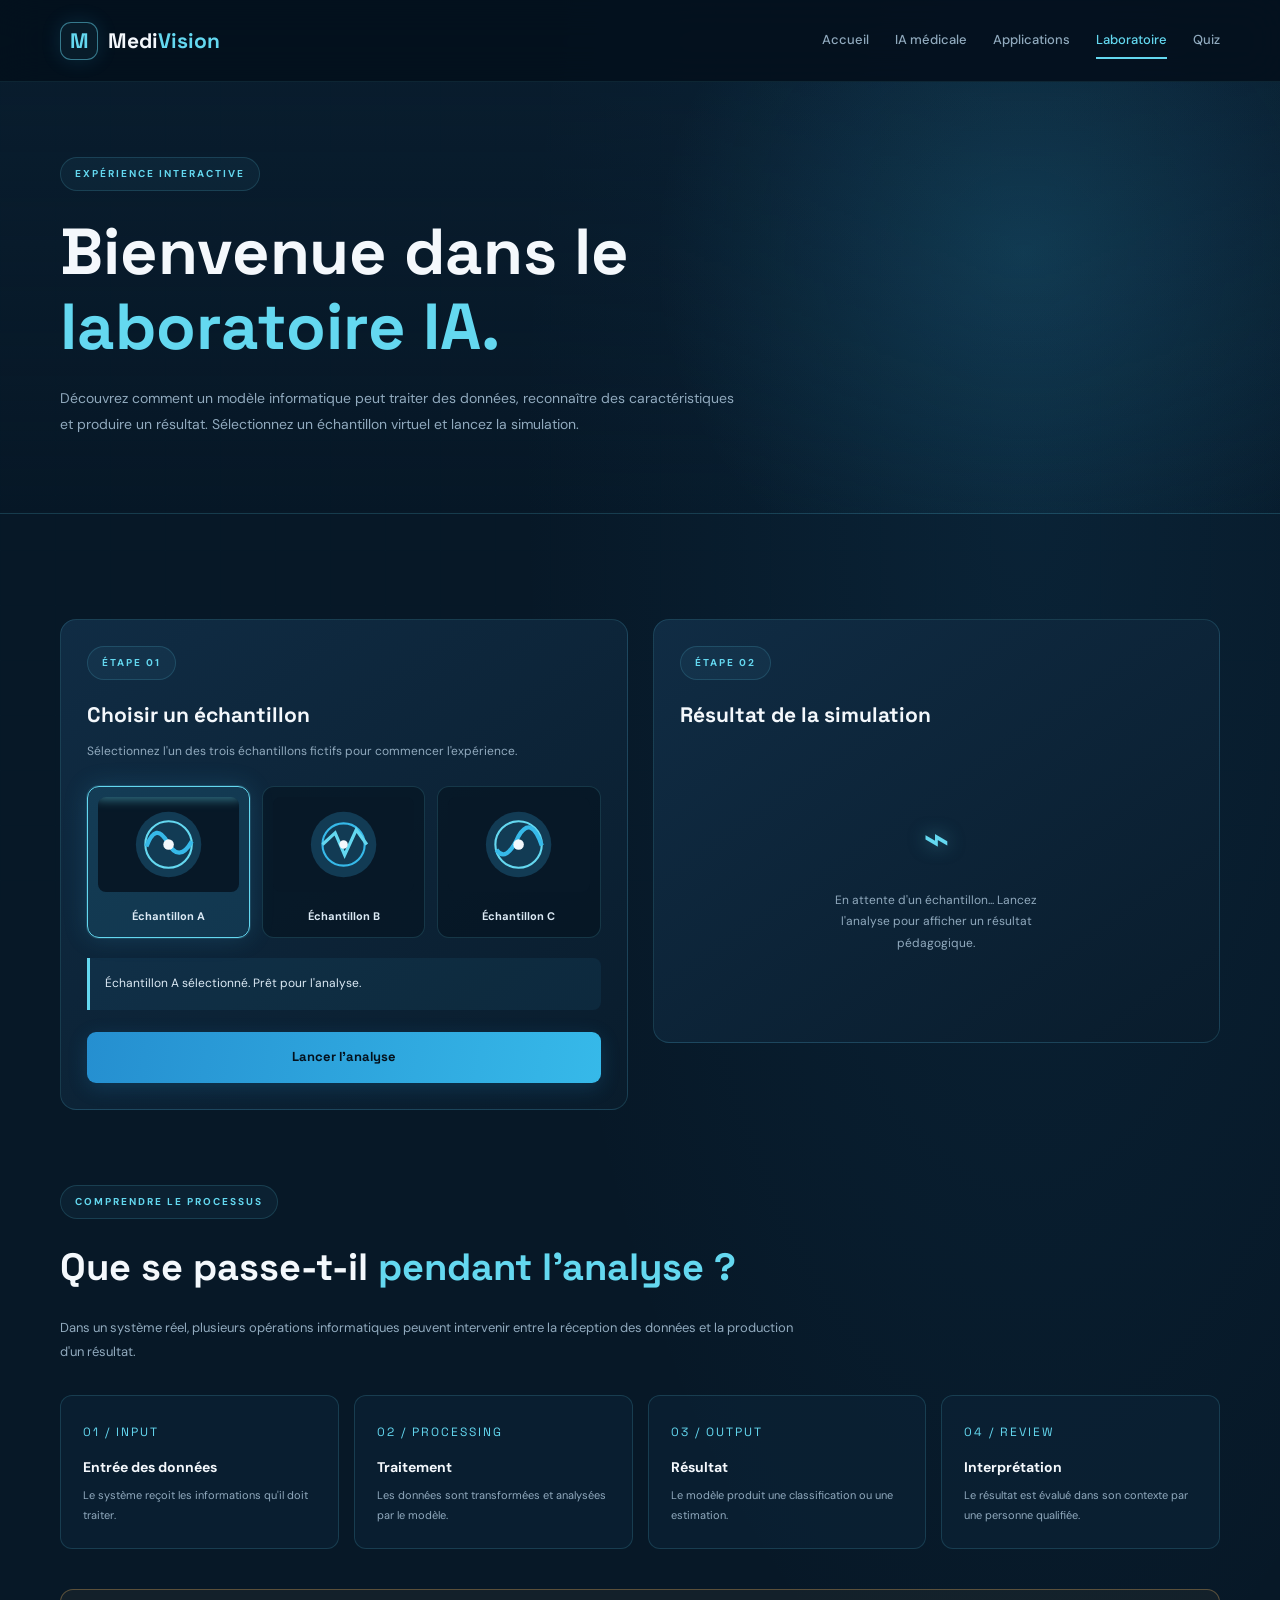
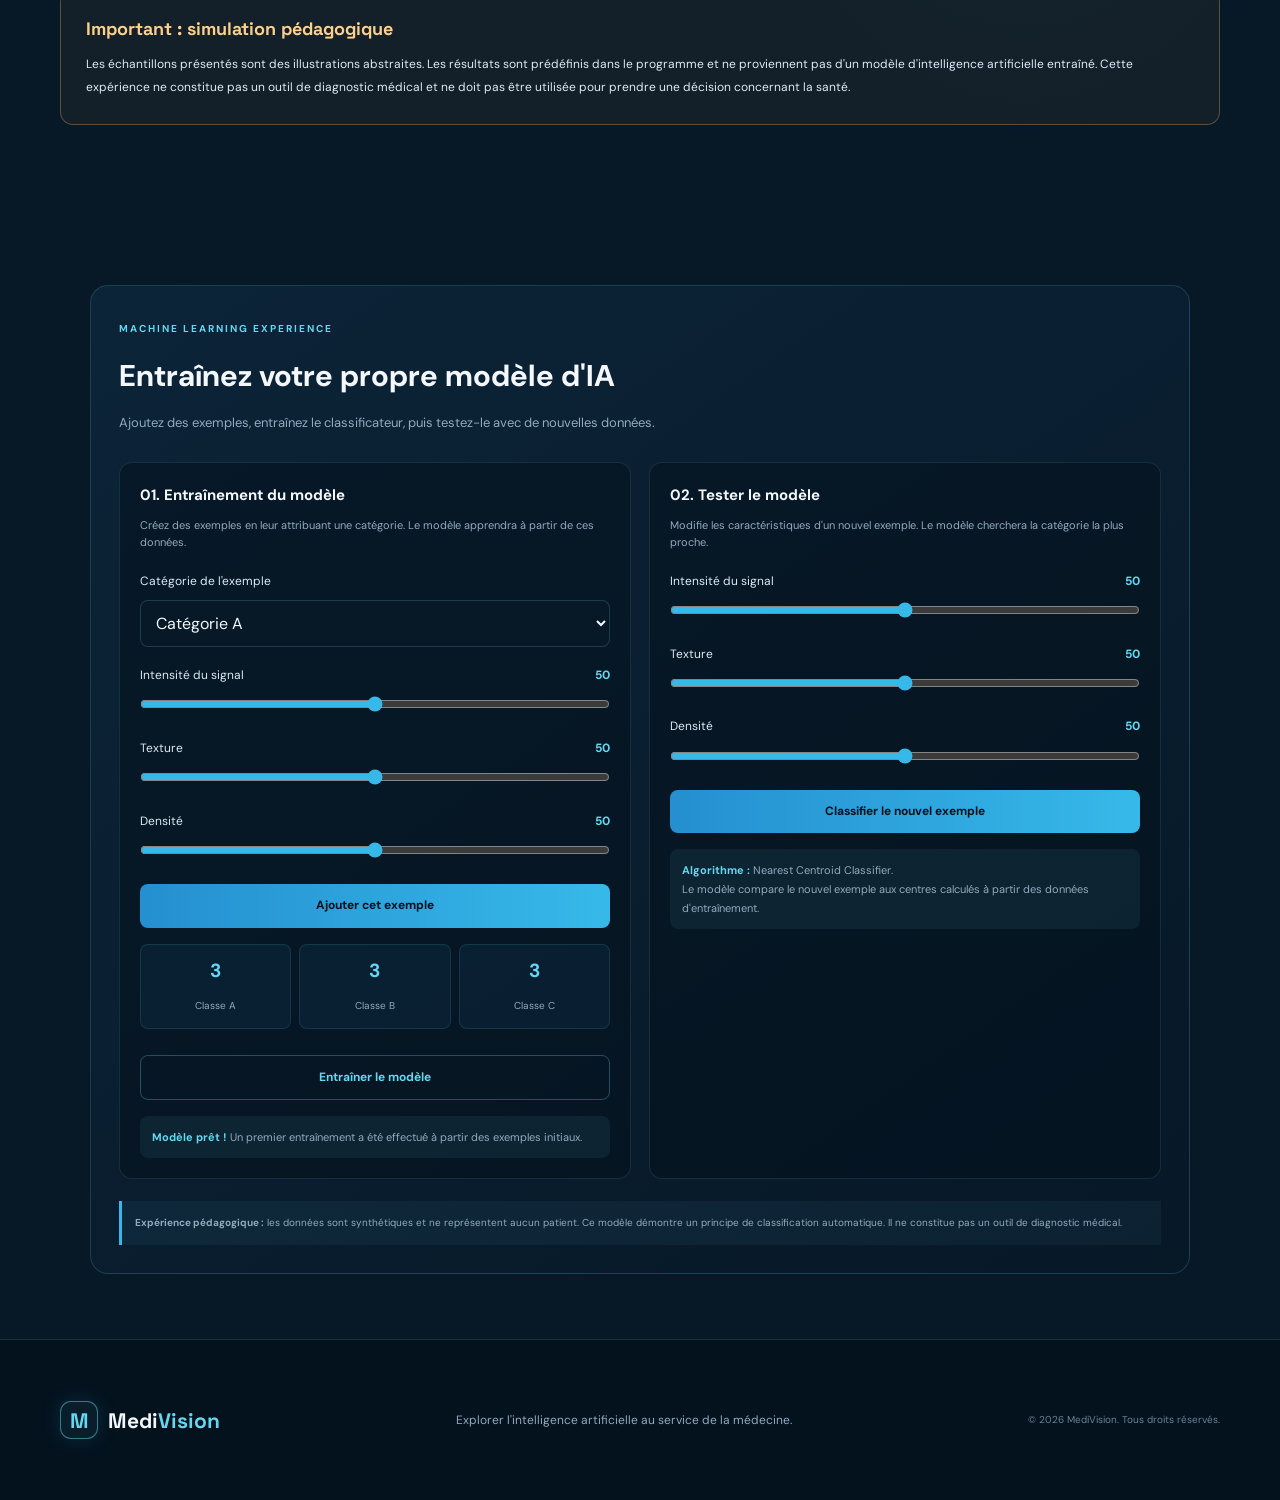
<file: laboratoire.html>
<!DOCTYPE html>
<html lang="fr">

<head>
    <meta charset="UTF-8">
    <meta name="viewport" content="width=device-width, initial-scale=1.0">
    <meta name="description" content="Expérimentez une simulation pédagogique du fonctionnement d'un modèle d'intelligence artificielle.">
    <meta name="theme-color" content="#071827">

    <title>Laboratoire interactif | MediVision</title>

    <link rel="preconnect" href="https://fonts.googleapis.com">
    <link rel="preconnect" href="https://fonts.gstatic.com" crossorigin>

    <link href="https://fonts.googleapis.com/css2?family=DM+Sans:wght@400;500;600;700&family=Space+Grotesk:wght@400;500;600;700&display=swap" rel="stylesheet">

    <link rel="stylesheet" href="css/style.css">

    <style>

/* =========================================
   MEDIVISION 2.0 — LABORATORY DESIGN
   ========================================= */

.lab-hero {
    padding: 75px 0;
    border-bottom: 1px solid var(--border);
    background:
        radial-gradient(circle at 80% 40%, rgba(54,185,233,.16), transparent 35%),
        linear-gradient(180deg, rgba(12,36,56,.4), transparent);
}

.page-label {
    display: inline-block;
    padding: 8px 14px;
    border: 1px solid var(--border);
    border-radius: 30px;
    color: var(--cyan);
    background: rgba(100,216,240,.05);
    font-size: 10px;
    font-weight: 700;
    letter-spacing: 2px;
}

.lab-hero h1 {
    max-width: 800px;
    margin-top: 24px;
    color: var(--white);
    font-family: var(--display);
    font-size: clamp(40px, 6vw, 65px);
    line-height: 1.15;
}

.lab-hero h1 span {
    color: var(--cyan);
}

.lab-hero p {
    max-width: 680px;
    margin-top: 20px;
    color: var(--muted);
    font-size: 14px;
    line-height: 1.9;
}

/* Main layout */

.lab-layout {
    display: grid;
    grid-template-columns: 1fr 1fr;
    gap: 25px;
    align-items: start;
}

.lab-panel {
    padding: 26px;
    border: 1px solid var(--border);
    border-radius: 16px;
    background: linear-gradient(145deg, #102c44, #091c2c);
    transition: border-color .35s ease, box-shadow .35s ease;
}

.lab-panel:hover {
    border-color: rgba(100,216,240,.3);
    box-shadow: 0 15px 40px rgba(0,0,0,.15);
}

.panel-heading {
    margin-bottom: 10px;
    color: var(--white);
    font-family: var(--display);
    font-size: 21px;
}

.panel-description {
    margin-bottom: 23px;
    color: var(--muted);
    font-size: 12px;
    line-height: 1.8;
}

/* =========================================
   SAMPLE SELECTION
   ========================================= */

.sample-list {
    display: grid;
    grid-template-columns: repeat(3, 1fr);
    gap: 12px;
}

.sample-button {
    position: relative;
    padding: 10px;
    overflow: hidden;
    border: 1px solid var(--border);
    border-radius: 12px;
    background: rgba(4,17,29,.55);
    color: var(--text);
    cursor: pointer;
    transition:
        transform .35s ease,
        border-color .35s ease,
        box-shadow .35s ease,
        background .35s ease;
}

.sample-button:hover {
    transform: translateY(-6px);
    border-color: var(--cyan);
    box-shadow: 0 12px 28px rgba(54,185,233,.16);
}

.sample-button.selected {
    border-color: var(--cyan);
    background: rgba(54,185,233,.13);
    box-shadow:
        0 0 0 1px rgba(100,216,240,.15),
        0 0 24px rgba(54,185,233,.18);
}

.sample-art {
    position: relative;
    isolation: isolate;
    height: 95px;
    display: grid;
    place-items: center;
    margin-bottom: 10px;
    overflow: hidden;
    border-radius: 8px;
    background: #071827;
}

.sample-art svg {
    width: 100%;
    height: 100%;
    transition: transform .5s ease, filter .5s ease;
}

.sample-button:hover .sample-art svg {
    transform: scale(1.12);
    filter: drop-shadow(0 0 7px rgba(100,216,240,.4));
}

/* Moving scan line */

.sample-art::after {
    content: "";
    position: absolute;
    z-index: 2;
    left: 0;
    right: 0;
    top: -5px;
    height: 3px;
    opacity: 0;
    pointer-events: none;
    background: var(--cyan);
    box-shadow: 0 0 12px 3px rgba(100,216,240,.65);
}

.sample-button.selected .sample-art::after {
    opacity: 1;
    animation: sampleScan 2.5s linear infinite;
}

@keyframes sampleScan {
    from {
        top: 0;
    }
    to {
        top: 100%;
    }
}

.sample-button span {
    font-size: 11px;
    font-weight: 700;
}

.selected-info {
    margin-top: 20px;
    padding: 15px;
    border-left: 3px solid var(--cyan);
    border-radius: 0 8px 8px 0;
    background: rgba(54,185,233,.07);
    color: var(--text);
    font-size: 12px;
    line-height: 1.8;
    transition: background .3s ease;
}

/* =========================================
   ANALYZE BUTTON
   ========================================= */

.analyze-button {
    position: relative;
    width: 100%;
    margin-top: 22px;
    padding: 15px 20px;
    overflow: hidden;
    border: 0;
    border-radius: 9px;
    background: linear-gradient(100deg, #258fd0, #36b9e9);
    color: #04111d;
    font-family: var(--display);
    font-size: 13px;
    font-weight: 700;
    cursor: pointer;
    box-shadow: 0 5px 20px rgba(37,143,208,.2);
    transition: transform .3s ease, box-shadow .3s ease, opacity .3s ease;
}

.analyze-button::before {
    content: "";
    position: absolute;
    top: 0;
    left: -120%;
    width: 70%;
    height: 100%;
    background: linear-gradient(
        110deg,
        transparent,
        rgba(255,255,255,.45),
        transparent
    );
    transform: skewX(-20deg);
}

.analyze-button:not(:disabled):hover {
    transform: translateY(-3px);
    box-shadow: 0 9px 28px rgba(37,143,208,.35);
}

.analyze-button:not(:disabled):hover::before {
    animation: buttonShine .8s ease;
}

@keyframes buttonShine {
    to {
        left: 150%;
    }
}

.analyze-button:disabled {
    opacity: .55;
    cursor: wait;
    transform: none;
}

/* =========================================
   RESULT PANEL
   ========================================= */

.result-panel {
    min-height: 370px;
}

.result-placeholder {
    min-height: 275px;
    display: grid;
    place-items: center;
    text-align: center;
    color: var(--muted);
}

.result-placeholder .placeholder-icon {
    margin-bottom: 15px;
    color: var(--cyan);
    font-size: 45px;
    text-shadow: 0 0 18px rgba(100,216,240,.5);
    animation: iconPulse 1.8s ease-in-out infinite;
}

@keyframes iconPulse {
    0%, 100% {
        transform: scale(1);
        opacity: .65;
    }
    50% {
        transform: scale(1.3);
        opacity: 1;
    }
}

.result-placeholder p {
    max-width: 250px;
    font-size: 12px;
    line-height: 1.8;
}

.result-content {
    display: none;
}

.result-content.visible {
    display: block;
    animation: resultReveal .7s ease both;
}

@keyframes resultReveal {
    0% {
        opacity: 0;
        transform: translateY(25px) scale(.97);
        filter: blur(5px);
    }
    100% {
        opacity: 1;
        transform: translateY(0) scale(1);
        filter: blur(0);
    }
}

.result-status {
    display: inline-block;
    padding: 7px 11px;
    border: 1px solid rgba(100,216,240,.35);
    border-radius: 30px;
    color: var(--cyan);
    background: rgba(100,216,240,.07);
    font-size: 10px;
    font-weight: 700;
    letter-spacing: 1px;
}

.result-title {
    margin: 20px 0 8px;
    color: var(--white);
    font-family: var(--display);
    font-size: 23px;
}

.result-description {
    color: var(--muted);
    font-size: 12px;
    line-height: 1.8;
}

/* =========================================
   CONFIDENCE BAR
   ========================================= */

.confidence-heading {
    display: flex;
    justify-content: space-between;
    gap: 10px;
    margin-top: 28px;
    margin-bottom: 10px;
    color: var(--text);
    font-size: 12px;
}

.confidence-heading strong {
    color: var(--cyan);
}

.confidence-track {
    height: 10px;
    overflow: hidden;
    border-radius: 20px;
    background: #04111d;
}

.confidence-fill {
    position: relative;
    width: 0;
    height: 100%;
    overflow: hidden;
    border-radius: 20px;
    background: linear-gradient(90deg, #258fd0, #64d8f0);
    box-shadow: 0 0 15px rgba(100,216,240,.4);
    transition: width 1.2s cubic-bezier(.2,.8,.2,1);
}

.confidence-fill::after {
    content: "";
    position: absolute;
    inset: 0;
    background: linear-gradient(
        90deg,
        transparent,
        rgba(255,255,255,.5),
        transparent
    );
    animation: confidenceShine 2s linear infinite;
}

@keyframes confidenceShine {
    from {
        transform: translateX(-100%);
    }
    to {
        transform: translateX(100%);
    }
}

.result-note {
    margin-top: 22px;
    padding: 14px;
    border: 1px solid var(--border);
    border-radius: 9px;
    color: var(--muted);
    background: rgba(4,17,29,.4);
    font-size: 11px;
    line-height: 1.8;
}

/* =========================================
   TECHNICAL EXPLANATION
   ========================================= */

.technical-section {
    margin-top: 75px;
}

.section-title {
    margin: 18px 0;
    color: var(--white);
    font-family: var(--display);
    font-size: clamp(27px, 4vw, 38px);
}

.section-title span {
    color: var(--cyan);
}

.section-description {
    max-width: 750px;
    margin-bottom: 30px;
    color: var(--muted);
    font-size: 13px;
    line-height: 1.9;
}

.steps-grid {
    display: grid;
    grid-template-columns: repeat(4, 1fr);
    gap: 15px;
}

.step-card {
    padding: 22px;
    border: 1px solid var(--border);
    border-radius: 12px;
    background: rgba(12,36,56,.6);
    transition: transform .3s ease, border-color .3s ease, box-shadow .3s ease;
}

.step-card:hover {
    transform: translateY(-6px);
    border-color: rgba(100,216,240,.4);
    box-shadow: 0 12px 30px rgba(0,0,0,.15);
}

.step-card .number {
    color: var(--cyan);
    font-family: var(--display);
    font-size: 12px;
    letter-spacing: 2px;
}

.step-card h3 {
    margin: 12px 0 8px;
    color: var(--white);
    font-size: 14px;
}

.step-card p {
    color: var(--muted);
    font-size: 11px;
    line-height: 1.8;
}

/* =========================================
   SCIENCE NOTE
   ========================================= */

.science-note {
    margin-top: 40px;
    padding: 25px;
    border: 1px solid rgba(255,190,100,.3);
    border-radius: 13px;
    background: rgba(255,190,100,.05);
}

.science-note h3 {
    margin-bottom: 10px;
    color: #ffd18a;
    font-family: var(--display);
    font-size: 18px;
}

.science-note p {
    color: var(--text);
    font-size: 12px;
    line-height: 1.9;
}

/* =========================================
   RESPONSIVE DESIGN
   ========================================= */

@media (max-width: 850px) {
    .steps-grid {
        grid-template-columns: repeat(2, 1fr);
    }
}

@media (max-width: 700px) {
    .lab-hero {
        padding: 60px 0;
    }

    .lab-layout {
        grid-template-columns: 1fr;
    }

    .sample-art {
        height: 80px;
    }
}

@media (max-width: 380px) {
    .sample-list {
        grid-template-columns: 1fr;
    }

    .sample-button {
        display: flex;
        align-items: center;
        gap: 15px;
        text-align: left;
    }

    .sample-art {
        width: 85px;
        height: 65px;
        flex-shrink: 0;
        margin: 0;
    }

    .steps-grid {
        grid-template-columns: 1fr;
    }
}

/* =========================================
   ACCESSIBILITY
   ========================================= */

.sample-button:focus-visible,
.analyze-button:focus-visible {
    outline: 2px solid var(--cyan);
    outline-offset: 4px;
}

@media (prefers-reduced-motion: reduce) {
    *,
    *::before,
    *::after {
        animation-duration: .01ms !important;
        animation-iteration-count: 1 !important;
        scroll-behavior: auto !important;
        transition-duration: .01ms !important;
    }
}

    </style>
</head>

<body>

    <header class="navbar">
        <div class="container nav-container">

            <a href="index.html" class="logo" aria-label="Accueil MediVision">
                <span class="logo-icon">M</span>
                <span>Medi<span class="logo-accent">Vision</span></span>
            </a>

            <button class="menu-toggle"
                    aria-label="Ouvrir le menu"
                    aria-expanded="false">
                <span></span>
                <span></span>
                <span></span>
            </button>

            <nav class="nav-links">
                <a href="index.html">Accueil</a>
                <a href="ai-medicale.html">IA médicale</a>
                <a href="applications.html">Applications</a>
                <a href="laboratoire.html" class="active">Laboratoire</a>
                <a href="quiz.html">Quiz</a>
            </nav>

        </div>
    </header>

    <main>

        <section class="lab-hero">
            <div class="container reveal">

                <span class="page-label">EXPÉRIENCE INTERACTIVE</span>

                <h1>
                    Bienvenue dans le
                    <span>laboratoire IA.</span>
                </h1>

                <p>
                    Découvrez comment un modèle informatique peut
                    traiter des données, reconnaître des caractéristiques
                    et produire un résultat. Sélectionnez un échantillon
                    virtuel et lancez la simulation.
                </p>

            </div>
        </section>

        <section class="section">
            <div class="container">

                <div class="lab-layout">

                    <!-- SELECTION -->

                    <section class="lab-panel reveal">

                        <span class="page-label">ÉTAPE 01</span>

                        <h2 class="panel-heading" style="margin-top:18px;">
                            Choisir un échantillon
                        </h2>

                        <p class="panel-description">
                            Sélectionnez l'un des trois échantillons
                            fictifs pour commencer l'expérience.
                        </p>

                        <div class="sample-list">

                            <button class="sample-button selected"
                                    data-sample="sample-a"
                                    aria-pressed="true">

                                <div class="sample-art">
                                    <svg viewBox="0 0 120 90" role="img" aria-label="Illustration abstraite A">
                                        <circle cx="60" cy="45" r="31" fill="#123b54"/>
                                        <circle cx="60" cy="45" r="22" fill="none" stroke="#64d8f0" stroke-width="2"/>
                                        <path d="M39 47 Q48 23 59 43 T82 42" fill="none" stroke="#36b9e9" stroke-width="4"/>
                                        <circle cx="60" cy="45" r="5" fill="#f4f8fc"/>
                                    </svg>
                                </div>

                                <span>Échantillon A</span>
                            </button>

                            <button class="sample-button"
                                    data-sample="sample-b"
                                    aria-pressed="false">

                                <div class="sample-art">
                                    <svg viewBox="0 0 120 90" role="img" aria-label="Illustration abstraite B">
                                        <circle cx="60" cy="45" r="31" fill="#123b54"/>
                                        <circle cx="60" cy="45" r="20" fill="none" stroke="#36b9e9" stroke-width="2"/>
                                        <path d="M40 45 L52 34 L61 55 L72 31 L82 45" fill="none" stroke="#64d8f0" stroke-width="3"/>
                                        <circle cx="60" cy="45" r="4" fill="#f4f8fc"/>
                                    </svg>
                                </div>

                                <span>Échantillon B</span>
                            </button>

                            <button class="sample-button"
                                    data-sample="sample-c"
                                    aria-pressed="false">

                                <div class="sample-art">
                                    <svg viewBox="0 0 120 90" role="img" aria-label="Illustration abstraite C">
                                        <circle cx="60" cy="45" r="31" fill="#123b54"/>
                                        <circle cx="60" cy="45" r="22" fill="none" stroke="#64d8f0" stroke-width="2"/>
                                        <path d="M39 50 Q48 63 60 37 Q72 17 82 46" fill="none" stroke="#36b9e9" stroke-width="4"/>
                                        <circle cx="60" cy="45" r="5" fill="#f4f8fc"/>
                                    </svg>
                                </div>

                                <span>Échantillon C</span>
                            </button>

                        </div>

                        <div class="selected-info" id="sample-description" aria-live="polite">
                            Échantillon A sélectionné. Prêt pour l'analyse.
                        </div>

                        <button class="analyze-button" id="analyze-button">
                            Lancer l'analyse
                        </button>

                    </section>

                    <!-- RESULT -->

                    <section class="lab-panel result-panel reveal">

                        <span class="page-label">ÉTAPE 02</span>

                        <h2 class="panel-heading" style="margin-top:18px;">
                            Résultat de la simulation
                        </h2>

                        <div class="result-placeholder" id="result-placeholder">
                            <div>
                                <div class="placeholder-icon">⌁</div>
                                <p>
                                    En attente d'un échantillon...
                                    Lancez l'analyse pour afficher
                                    un résultat pédagogique.
                                </p>
                            </div>
                        </div>

                        <div class="result-content" id="result-content"
                             aria-live="polite">

                            <span class="result-status" id="result-status">
                                ANALYSE TERMINÉE
                            </span>

                            <h3 class="result-title" id="result-title">
                                Résultat
                            </h3>

                            <p class="result-description" id="result-description">
                                Description du résultat.
                            </p>

                            <div class="confidence-heading">
                                <span>Score de confiance simulé</span>
                                <strong id="confidence-value">0 %</strong>
                            </div>

                            <div class="confidence-track">
                                <div class="confidence-fill" id="confidence-fill"></div>
                            </div>

                            <div class="result-note">
                                Ce score est une valeur fictive créée
                                pour illustrer le fonctionnement d'un
                                modèle. Il ne représente pas une
                                probabilité médicale réelle.
                            </div>

                        </div>

                    </section>

                </div>

                <!-- EXPLANATION -->

                <section class="technical-section reveal">

                    <span class="page-label">COMPRENDRE LE PROCESSUS</span>

                    <h2 class="section-title">
                        Que se passe-t-il
                        <span>pendant l'analyse ?</span>
                    </h2>

                    <p class="section-description">
                        Dans un système réel, plusieurs opérations
                        informatiques peuvent intervenir entre la
                        réception des données et la production
                        d'un résultat.
                    </p>

                    <div class="steps-grid">

                        <article class="step-card">
                            <span class="number">01 / INPUT</span>
                            <h3>Entrée des données</h3>
                            <p>
                                Le système reçoit les informations
                                qu'il doit traiter.
                            </p>
                        </article>

                        <article class="step-card">
                            <span class="number">02 / PROCESSING</span>
                            <h3>Traitement</h3>
                            <p>
                                Les données sont transformées
                                et analysées par le modèle.
                            </p>
                        </article>

                        <article class="step-card">
                            <span class="number">03 / OUTPUT</span>
                            <h3>Résultat</h3>
                            <p>
                                Le modèle produit une classification
                                ou une estimation.
                            </p>
                        </article>

                        <article class="step-card">
                            <span class="number">04 / REVIEW</span>
                            <h3>Interprétation</h3>
                            <p>
                                Le résultat est évalué dans son
                                contexte par une personne qualifiée.
                            </p>
                        </article>

                    </div>

                </section>

                <div class="science-note reveal">
                    <h3>Important : simulation pédagogique</h3>
                    <p>
                        Les échantillons présentés sont des illustrations
                        abstraites. Les résultats sont prédéfinis dans
                        le programme et ne proviennent pas d'un modèle
                        d'intelligence artificielle entraîné. Cette
                        expérience ne constitue pas un outil de diagnostic
                        médical et ne doit pas être utilisée pour prendre
                        une décision concernant la santé.
                    </p>
                </div>

            </div>
        </section>

    </main>

    <footer class="footer">
        <div class="container footer-content">

            <a href="index.html" class="logo">
                <span class="logo-icon">M</span>
                <span>Medi<span class="logo-accent">Vision</span></span>
            </a>

            <p>
                Explorer l'intelligence artificielle au service de la médecine.
            </p>

            <span class="footer-copy">
                © <span id="current-year"></span> MediVision.
                Tous droits réservés.
            </span>

        </div>
    </footer>

    <script src="js/main.js"></script>
    <script src="js/laboratory.js"></script>
<script src="js/comparison-chart.js"></script>
  <script src="js/mini-model.js"></script>
</body>
</html>
</file>
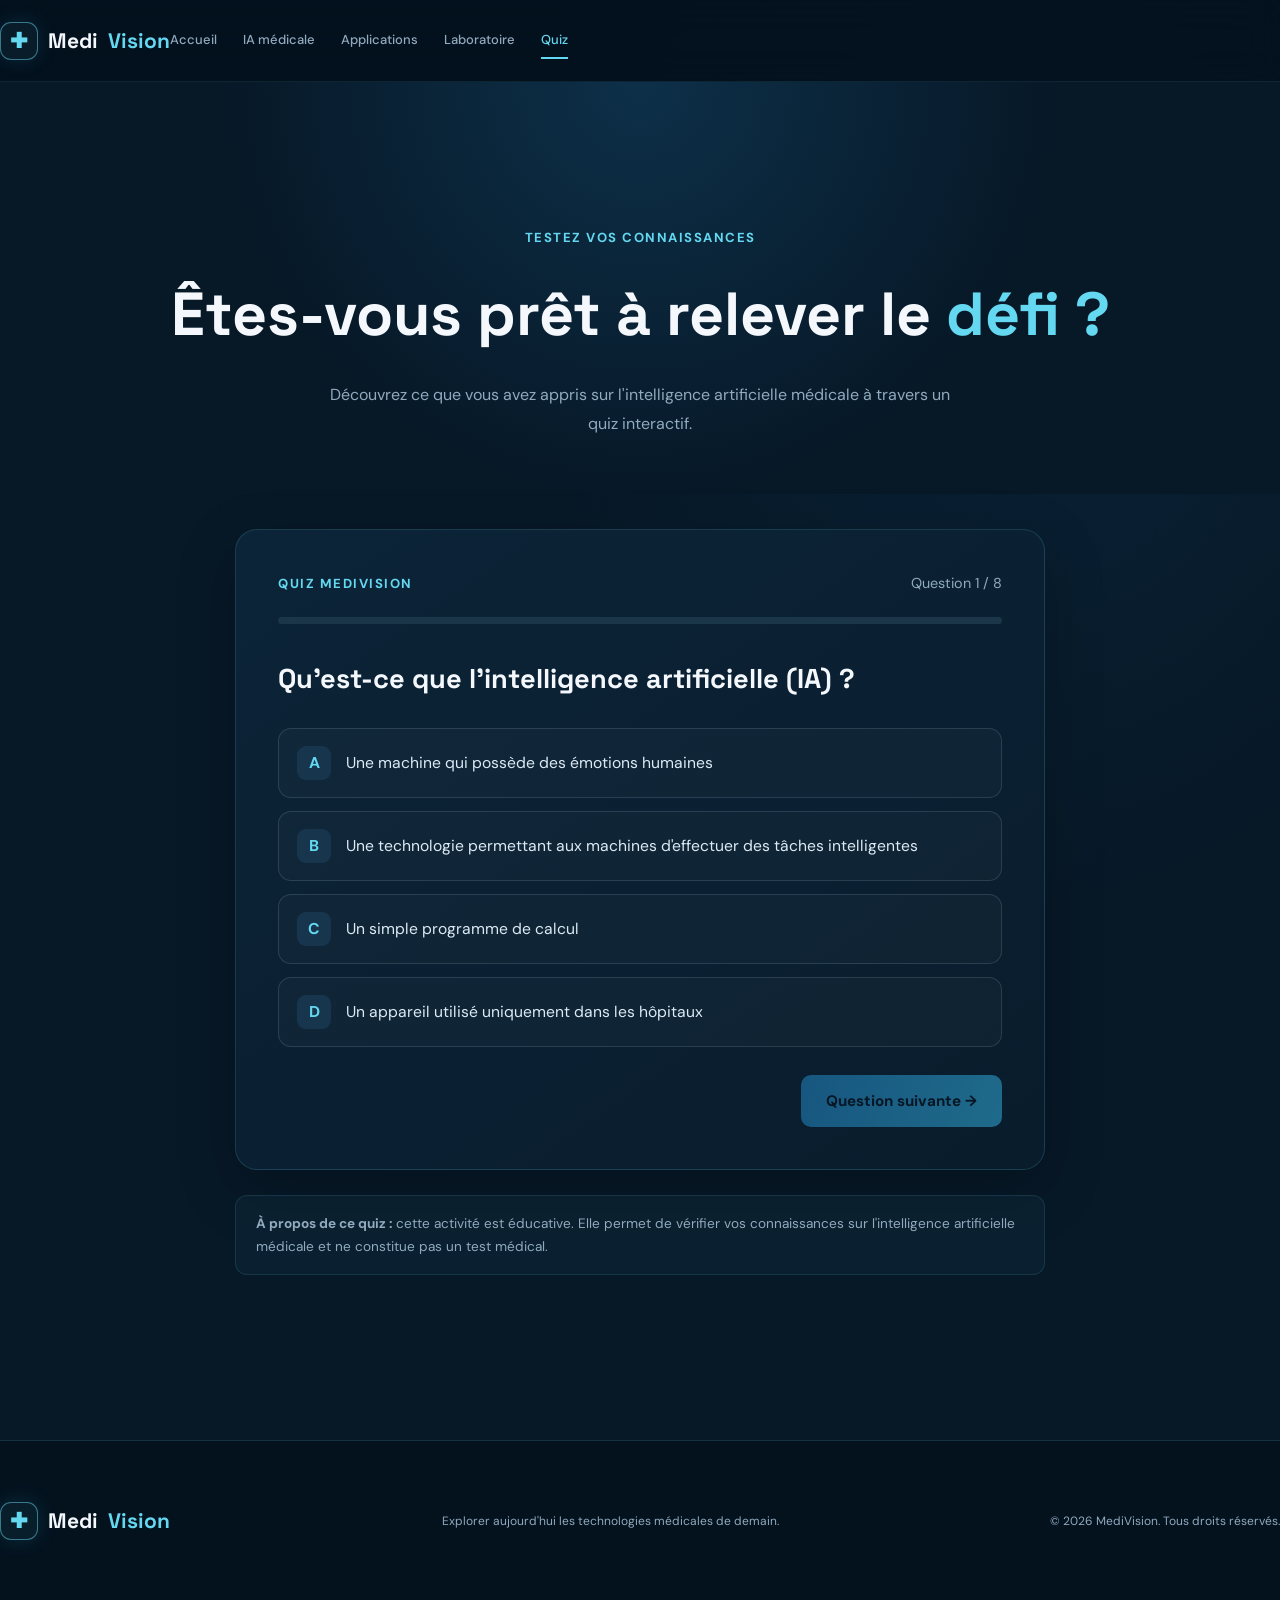
<file: quiz.html>
<!DOCTYPE html>
<html lang="fr">
<head>
    <meta charset="UTF-8">
    <meta name="viewport" content="width=device-width, initial-scale=1.0">
    <meta name="theme-color" content="#071827">

    <title>Quiz interactif | MediVision</title>

    <link rel="stylesheet" href="css/style.css">

    <link rel="preconnect" href="https://fonts.googleapis.com">
    <link rel="preconnect" href="https://fonts.gstatic.com" crossorigin>

    <link href="https://fonts.googleapis.com/css2?family=DM+Sans:wght@400;500;600;700&family=Space+Grotesk:wght@400;500;600;700&display=swap" rel="stylesheet">

    <style>
        .quiz-hero {
            padding: 145px 7% 55px;
            text-align: center;
            background:
                radial-gradient(circle at 50% 0%, rgba(37,143,208,.2), transparent 55%),
                var(--bg);
        }

        .quiz-hero h1 {
            font-family: var(--display, 'Space Grotesk', sans-serif);
            font-size: clamp(2.2rem, 5vw, 3.8rem);
            color: var(--white);
            margin: 18px 0;
        }

        .quiz-hero h1 span {
            color: var(--cyan);
        }

        .quiz-hero p {
            color: var(--muted);
            max-width: 650px;
            margin: auto;
            line-height: 1.8;
        }

        .quiz-area {
            max-width: 850px;
            margin: 0 auto;
            padding: 35px 20px 100px;
        }

        .quiz-card {
            background: linear-gradient(145deg, #0c2438, #091c2c);
            border: 1px solid rgba(100,216,240,.16);
            border-radius: 22px;
            padding: clamp(22px, 5vw, 42px);
            box-shadow: 0 20px 60px rgba(0,0,0,.22);
        }

        .quiz-top {
            display: flex;
            justify-content: space-between;
            align-items: center;
            gap: 15px;
            flex-wrap: wrap;
            margin-bottom: 22px;
        }

        .quiz-label {
            color: var(--cyan);
            font-size: .82rem;
            font-weight: 700;
            letter-spacing: 1.5px;
        }

        .quiz-counter {
            color: var(--muted);
            font-size: .9rem;
        }

        .progress-track {
            width: 100%;
            height: 7px;
            background: #1b3549;
            border-radius: 20px;
            overflow: hidden;
            margin-bottom: 35px;
        }

        .progress-fill {
            width: 0%;
            height: 100%;
            background: linear-gradient(90deg, #258fd0, #64d8f0);
            border-radius: inherit;
            transition: width .4s ease;
        }

        .question {
            font-family: var(--display, 'Space Grotesk', sans-serif);
            color: var(--white);
            font-size: clamp(1.25rem, 3vw, 1.7rem);
            line-height: 1.5;
            margin-bottom: 28px;
        }

        .answers {
            display: grid;
            gap: 13px;
        }

        .answer-option {
            width: 100%;
            display: flex;
            align-items: center;
            gap: 15px;
            padding: 17px 18px;
            background: rgba(255,255,255,.025);
            border: 1px solid rgba(145,170,190,.2);
            border-radius: 13px;
            color: var(--text);
            text-align: left;
            font-family: inherit;
            font-size: .98rem;
            cursor: pointer;
            transition: .25s ease;
        }

        .answer-option:hover:not(:disabled) {
            border-color: var(--cyan);
            background: rgba(100,216,240,.07);
            transform: translateY(-2px);
        }

        .answer-option:focus-visible {
            outline: 2px solid var(--cyan);
            outline-offset: 3px;
        }

        .answer-letter {
            width: 34px;
            height: 34px;
            flex-shrink: 0;
            display: grid;
            place-items: center;
            border-radius: 9px;
            background: #17364e;
            color: var(--cyan);
            font-weight: 700;
        }

        .answer-option.correct {
            border-color: #38c995;
            background: rgba(56,201,149,.1);
        }

        .answer-option.correct .answer-letter {
            background: #176c54;
            color: white;
        }

        .answer-option.incorrect {
            border-color: #ed7777;
            background: rgba(237,119,119,.09);
        }

        .answer-option.incorrect .answer-letter {
            background: #853f48;
            color: white;
        }

        .answer-option:disabled {
            cursor: default;
            opacity: 1;
        }

        .feedback {
            display: none;
            margin-top: 25px;
            padding: 20px;
            border-radius: 13px;
            line-height: 1.7;
            animation: feedbackIn .35s ease;
        }

        .feedback.show {
            display: block;
        }

        .feedback.good {
            background: rgba(56,201,149,.09);
            border: 1px solid rgba(56,201,149,.35);
        }

        .feedback.bad {
            background: rgba(237,119,119,.08);
            border: 1px solid rgba(237,119,119,.3);
        }

        .feedback strong {
            display: block;
            margin-bottom: 6px;
            color: var(--white);
        }

        .feedback p {
            color: var(--text);
            font-size: .94rem;
        }

        .quiz-actions {
            display: flex;
            justify-content: flex-end;
            margin-top: 28px;
        }

        .quiz-button {
            border: none;
            border-radius: 10px;
            padding: 14px 25px;
            background: linear-gradient(110deg, #258fd0, #36b9e9);
            color: #04111d;
            font-family: inherit;
            font-weight: 700;
            font-size: .95rem;
            cursor: pointer;
            transition: .25s;
        }

        .quiz-button:hover {
            transform: translateY(-2px);
            box-shadow: 0 8px 25px rgba(37,143,208,.25);
        }

        .quiz-button:focus-visible {
            outline: 2px solid var(--cyan);
            outline-offset: 4px;
        }

        .quiz-button:disabled {
            opacity: .5;
            cursor: not-allowed;
        }

        .result-screen {
            display: none;
            text-align: center;
            padding: 15px 0;
        }

        .result-screen.show {
            display: block;
            animation: feedbackIn .5s ease;
        }

        .result-icon {
            width: 90px;
            height: 90px;
            display: grid;
            place-items: center;
            margin: 0 auto 22px;
            border-radius: 50%;
            background: rgba(100,216,240,.1);
            border: 1px solid rgba(100,216,240,.3);
            color: var(--cyan);
            font-size: 2.5rem;
        }

        .result-screen h2 {
            color: var(--white);
            font-family: var(--display, 'Space Grotesk', sans-serif);
            font-size: 2rem;
            margin-bottom: 12px;
        }

        .result-score {
            font-size: 3.5rem;
            font-weight: 700;
            color: var(--cyan);
            margin: 20px 0;
        }

        .result-screen p {
            color: var(--muted);
            line-height: 1.8;
        }

        .result-message {
            color: var(--text) !important;
            margin-bottom: 28px;
        }

        .quiz-disclaimer {
            margin-top: 25px;
            padding: 16px 20px;
            border-radius: 12px;
            background: rgba(100,216,240,.045);
            border: 1px solid rgba(100,216,240,.12);
            color: var(--muted);
            font-size: .85rem;
            line-height: 1.7;
        }

        @keyframes feedbackIn {
            from {
                opacity: 0;
                transform: translateY(12px);
            }
            to {
                opacity: 1;
                transform: translateY(0);
            }
        }

        @media(max-width:600px) {
            .quiz-hero {
                padding-top: 120px;
            }

            .quiz-area {
                padding-left: 15px;
                padding-right: 15px;
            }

            .answer-option {
                padding: 14px;
                font-size: .9rem;
            }

            .quiz-card {
                border-radius: 16px;
            }
        }
    </style>
</head>

<body>

    <header class="navbar">
        <a href="index.html" class="logo">
            <span class="logo-icon">✚</span>
            Medi<span class="logo-accent">Vision</span>
        </a>

        <nav class="nav-links">
            <a href="index.html">Accueil</a>
            <a href="ai-medicale.html">IA médicale</a>
            <a href="applications.html">Applications</a>
            <a href="laboratoire.html">Laboratoire</a>
            <a href="quiz.html" class="active">Quiz</a>
        </nav>

        <button class="menu-toggle"
                aria-label="Ouvrir le menu"
                aria-expanded="false">
            <span></span>
            <span></span>
            <span></span>
        </button>
    </header>

    <main>

        <section class="quiz-hero">
            <div class="quiz-label">TESTEZ VOS CONNAISSANCES</div>

            <h1>Êtes-vous prêt à relever le <span>défi ?</span></h1>

            <p>
                Découvrez ce que vous avez appris sur l'intelligence
                artificielle médicale à travers un quiz interactif.
            </p>
        </section>

        <section class="quiz-area">

            <div class="quiz-card">

                <div id="quiz-container">

                    <div class="quiz-top">
                        <span class="quiz-label">QUIZ MEDIVISION</span>
                        <span class="quiz-counter" id="question-counter">
                            Question 1 / 8
                        </span>
                    </div>

                    <div class="progress-track"
                         role="progressbar"
                         aria-label="Progression du quiz"
                         aria-valuemin="0"
                         aria-valuemax="8"
                         aria-valuenow="0"
                         id="progress-track">

                        <div class="progress-fill"
                             id="progress-fill"></div>
                    </div>

                    <h2 class="question" id="question-text">
                        Chargement de la question...
                    </h2>

                    <div class="answers"
                         id="answers-container"></div>

                    <div class="feedback"
                         id="feedback"
                         aria-live="polite"></div>

                    <div class="quiz-actions">
                        <button class="quiz-button"
                                id="next-button"
                                disabled>
                            Question suivante →
                        </button>
                    </div>

                </div>

                <div class="result-screen"
                     id="result-screen"
                     aria-live="polite">

                    <div class="result-icon" id="result-icon">✦</div>

                    <h2>Quiz terminé !</h2>

                    <p>Votre résultat final :</p>

                    <div class="result-score" id="result-score">
                        0 / 8
                    </div>

                    <p class="result-message"
                       id="result-message"></p>

                    <button class="quiz-button"
                            id="restart-button">
                        Recommencer le quiz ↻
                    </button>

                </div>

            </div>

            <div class="quiz-disclaimer">
                <strong>À propos de ce quiz :</strong>
                cette activité est éducative. Elle permet de vérifier
                vos connaissances sur l'intelligence artificielle
                médicale et ne constitue pas un test médical.
            </div>

        </section>

    </main>

    <footer class="footer">
        <div class="footer-content">
            <a href="index.html" class="logo">
                <span class="logo-icon">✚</span>
                Medi<span class="logo-accent">Vision</span>
            </a>

            <p>
                Explorer aujourd'hui les technologies médicales de demain.
            </p>

            <p class="footer-copy">
                © <span id="current-year"></span> MediVision.
                Tous droits réservés.
            </p>
        </div>
    </footer>

    <script src="js/main.js"></script>
    <script src="js/quiz.js"></script>

</body>
</html>
</file>
<file: css/style.css>
/* ==================================================
   MEDIVISION 2.0
   FUTURE MEDICAL DESIGN SYSTEM
   Compatible with the current index.html
   ================================================== */

/* 01 — VARIABLES */

:root {
    --bg: #071827;
    --bg-deep: #04111d;
    --surface: #0c2438;
    --surface-light: #12334d;

    --blue: #258fd0;
    --blue-light: #36b9e9;
    --cyan: #64d8f0;

    --white: #f4f8fc;
    --text: #dceaf5;
    --muted: #91aabe;

    --border: rgba(100, 216, 240, .16);
    --glow: rgba(37, 143, 208, .2);

    --font: "DM Sans", sans-serif;
    --display: "Space Grotesk", sans-serif;

    --container: 1160px;
}


/* 02 — RESET */

* {
    margin: 0;
    padding: 0;
    box-sizing: border-box;
}

html {
    scroll-behavior: smooth;
    scroll-padding-top: 90px;
}

body {
    min-height: 100vh;
    background:
        radial-gradient(
            ellipse at 80% 15%,
            rgba(37, 143, 208, .09),
            transparent 35%
        ),
        var(--bg);

    color: var(--text);
    font-family: var(--font);
    line-height: 1.6;
    overflow-x: hidden;
}

body::before {
    content: "";
    position: fixed;
    inset: 0;
    z-index: -1;
    pointer-events: none;
    opacity: .17;

    background-image:
        linear-gradient(
            rgba(100, 216, 240, .035) 1px,
            transparent 1px
        ),
        linear-gradient(
            90deg,
            rgba(100, 216, 240, .035) 1px,
            transparent 1px
        );

    background-size: 55px 55px;
}

a {
    color: inherit;
    text-decoration: none;
}

button {
    font: inherit;
}

img {
    display: block;
    max-width: 100%;
}

.container {
    width: min(var(--container), calc(100% - 48px));
    margin-inline: auto;
}


/* 03 — NAVIGATION */

.navbar {
    position: sticky;
    top: 0;
    z-index: 1000;

    min-height: 82px;
    display: flex;
    align-items: center;

    background: rgba(4, 17, 29, .88);
    backdrop-filter: blur(20px);
    -webkit-backdrop-filter: blur(20px);

    border-bottom: 1px solid rgba(100, 216, 240, .1);
}

.nav-container {
    display: flex;
    align-items: center;
    justify-content: space-between;
    gap: 28px;
}

.logo {
    display: inline-flex;
    align-items: center;
    gap: 10px;

    color: var(--white);
    font-family: var(--display);
    font-size: 21px;
    font-weight: 700;
    white-space: nowrap;
}

.logo-icon {
    width: 38px;
    height: 38px;

    display: grid;
    place-items: center;

    border: 1px solid rgba(100, 216, 240, .5);
    border-radius: 11px;

    color: var(--cyan);
    background: rgba(100, 216, 240, .06);

    box-shadow: 0 0 20px rgba(54, 185, 233, .15);
}

.logo-accent {
    color: var(--cyan);
}

.nav-links {
    display: flex;
    align-items: center;
    gap: 26px;
}

.nav-links a {
    position: relative;
    padding: 8px 0;

    color: var(--muted);
    font-size: 13px;
    font-weight: 500;

    transition: color .25s ease;
}

.nav-links a::after {
    content: "";
    position: absolute;
    right: 0;
    bottom: 0;

    width: 0;
    height: 2px;

    background: var(--cyan);
    transition: width .25s ease;
}

.nav-links a:hover,
.nav-links a.active {
    color: var(--cyan);
}

.nav-links a:hover::after,
.nav-links a.active::after {
    width: 100%;
}

.menu-toggle {
    display: none;

    width: 44px;
    height: 44px;

    background: transparent;
    border: 1px solid var(--border);
    border-radius: 9px;

    cursor: pointer;
}

.menu-toggle span {
    display: block;

    width: 23px;
    height: 2px;

    margin: 5px auto;

    border-radius: 5px;
    background: var(--cyan);

    transition: .25s ease;
}


/* 04 — HERO */

.hero {
    position: relative;
    min-height: 690px;

    display: flex;
    align-items: center;

    padding: 75px 0 85px;
}

.hero-content {
    display: grid;
    grid-template-columns: 1.08fr .92fr;
    align-items: center;
    gap: 35px;
}

.hero-text {
    position: relative;
    z-index: 2;
}

.eyebrow {
    display: inline-flex;
    align-items: center;
    gap: 10px;

    padding: 10px 15px;

    border: 1px solid var(--border);
    border-radius: 30px;

    color: var(--cyan);
    background: rgba(100, 216, 240, .045);

    font-family: var(--display);
    font-size: 10px;
    font-weight: 700;
    letter-spacing: 2px;
}

.hero h1 {
    margin-top: 30px;

    color: var(--white);
    font-family: var(--display);
    font-size: clamp(44px, 5.4vw, 70px);
    font-weight: 700;
    line-height: 1.12;
    letter-spacing: -2.8px;
}

.hero h1 span,
.section-heading h2 span,
.visual-content h2 span,
.lab-banner h2 span {
    display: block;

    color: var(--cyan);
    background: linear-gradient(
        100deg,
        #64d8f0,
        #36b9e9 55%,
        #83aaff
    );

    background-clip: text;
    -webkit-background-clip: text;
    -webkit-text-fill-color: transparent;
}

.hero-description {
    max-width: 550px;
    margin-top: 25px;

    color: var(--muted);
    font-size: 15px;
    line-height: 1.95;
}

.hero-buttons {
    display: flex;
    flex-wrap: wrap;
    gap: 13px;

    margin-top: 32px;
}


/* BUTTONS */

.btn {
    min-height: 49px;

    display: inline-flex;
    align-items: center;
    justify-content: center;
    gap: 10px;

    padding: 0 21px;

    border-radius: 8px;

    font-size: 12px;
    font-weight: 700;

    transition:
        transform .25s ease,
        box-shadow .25s ease,
        background .25s ease,
        border-color .25s ease;
}

.btn:hover {
    transform: translateY(-3px);
}

.btn-primary {
    color: #041522;

    background: linear-gradient(
        110deg,
        var(--cyan),
        var(--blue-light)
    );

    box-shadow: 0 8px 30px rgba(54, 185, 233, .16);
}

.btn-primary:hover {
    box-shadow: 0 10px 35px rgba(54, 185, 233, .32);
}

.btn-outline {
    color: var(--white);

    border: 1px solid var(--border);
    background: rgba(255, 255, 255, .025);
}

.btn-outline:hover {
    border-color: var(--cyan);
    background: rgba(100, 216, 240, .08);
}


/* HERO STATISTICS */

.hero-stats {
    display: flex;
    flex-wrap: wrap;
    gap: 35px;

    margin-top: 48px;
}

.hero-stats div {
    display: flex;
    flex-direction: column;
    gap: 2px;
}

.hero-stats strong {
    color: var(--cyan);
    font-family: var(--display);
    font-size: 22px;
}

.hero-stats span {
    color: var(--muted);
    font-size: 11px;
}


/* 05 — HERO VISUAL */

.hero-visual {
    position: relative;
    min-height: 480px;

    display: grid;
    place-items: center;

    isolation: isolate;
}

.hero-visual::before {
    content: "";
    position: absolute;

    width: 280px;
    height: 280px;

    border-radius: 50%;

    background: rgba(54, 185, 233, .2);
    filter: blur(90px);

    z-index: -1;
}

.orbit {
    position: absolute;

    width: 340px;
    height: 340px;

    border: 1px solid rgba(100, 216, 240, .2);
    border-radius: 50%;

    animation: rotate 30s linear infinite;
    transform-origin: center;
}

.orbit-one {
    transform: rotateX(65deg) rotateZ(20deg);
    animation: orbit-one-rotation 30s linear infinite;
}

.orbit-two {
    width: 420px;
    height: 420px;

    transform: rotateX(65deg) rotateZ(-25deg);

    animation: orbit-two-rotation 40s linear infinite reverse;
}

.orbit-three {
    width: 275px;
    height: 275px;

    border-style: dashed;
    border-color: rgba(100, 216, 240, .28);

    animation-duration: 55s;
}

.brain-container {
    position: relative;
    z-index: 1;

    width: min(100%, 390px);

    display: grid;
    place-items: center;

    animation: float 6s ease-in-out infinite;
}

.brain-svg {
    width: 100%;
    overflow: visible;

    filter: drop-shadow(
        0 0 30px rgba(54, 185, 233, .32)
    );
}

.floating-card {
    position: absolute;
    z-index: 3;

    display: flex;
    align-items: center;
    gap: 10px;

    padding: 13px 16px;

    border: 1px solid var(--border);
    border-radius: 12px;

    background: rgba(8, 29, 46, .88);
    backdrop-filter: blur(15px);

    box-shadow: 0 15px 40px rgba(0, 0, 0, .2);

    color: var(--white);
    font-size: 11px;
    font-weight: 600;
}

.floating-dot {
    width: 8px;
    height: 8px;
    flex: 0 0 8px;

    border-radius: 50%;
    background: var(--cyan);

    box-shadow: 0 0 12px var(--cyan);
}

.card-one {
    top: 65px;
    right: -5px;

    animation: float 5s ease-in-out infinite;
}

.card-two {
    bottom: 65px;
    left: -5px;

    animation: float 6s ease-in-out infinite reverse;
}


/* 06 — GENERAL SECTIONS */

.section {
    padding-top: 105px;
    padding-bottom: 105px;
}

.section-heading {
    max-width: 780px;
    margin-bottom: 48px;
}

.section-heading h2 {
    margin-top: 18px;

    color: var(--white);
    font-family: var(--display);
    font-size: clamp(32px, 4vw, 49px);
    line-height: 1.2;
    letter-spacing: -1.7px;
}

.section-heading > p {
    max-width: 620px;
    margin-top: 19px;

    color: var(--muted);
    font-size: 14px;
    line-height: 1.9;
}


/* 07 — FEATURE CARDS */

.feature-grid {
    display: grid;
    grid-template-columns: repeat(3, minmax(0, 1fr));
    gap: 19px;
}

.feature-card {
    position: relative;
    min-height: 280px;

    padding: 30px;

    overflow: hidden;

    border: 1px solid var(--border);
    border-radius: 15px;

    background: linear-gradient(
        145deg,
        rgba(18, 51, 77, .8),
        rgba(8, 29, 46, .8)
    );

    transition:
        transform .3s ease,
        border-color .3s ease,
        box-shadow .3s ease;
}

.feature-card::before {
    content: "";
    position: absolute;

    top: -80px;
    right: -80px;

    width: 160px;
    height: 160px;

    border-radius: 50%;
    background: rgba(54, 185, 233, .07);
    filter: blur(35px);
}

.feature-card:hover {
    transform: translateY(-7px);

    border-color: rgba(100, 216, 240, .5);

    box-shadow: 0 18px 45px rgba(0, 0, 0, .15);
}

.feature-icon {
    width: 49px;
    height: 49px;

    display: grid;
    place-items: center;

    margin-bottom: 24px;

    border: 1px solid var(--border);
    border-radius: 12px;

    color: var(--cyan);
    background: rgba(100, 216, 240, .07);

    font-size: 25px;
}

.feature-card h3 {
    margin-bottom: 12px;

    color: var(--white);
    font-family: var(--display);
    font-size: 20px;
}

.feature-card p {
    min-height: 82px;

    color: var(--muted);
    font-size: 12px;
    line-height: 1.9;
}

.feature-card a {
    display: inline-flex;
    align-items: center;
    gap: 8px;

    margin-top: 17px;

    color: var(--cyan);
    font-size: 11px;
    font-weight: 700;

    transition: gap .25s ease;
}

.feature-card a:hover {
    gap: 14px;
}


/* 08 — APPLICATIONS */

.applications-section {
    background: linear-gradient(
        180deg,
        transparent,
        rgba(12, 36, 56, .42),
        transparent
    );
}

.application-grid {
    display: grid;
    grid-template-columns: repeat(3, minmax(0, 1fr));
    gap: 19px;
}

.application-card {
    position: relative;
    min-height: 370px;

    overflow: hidden;

    border: 1px solid var(--border);
    border-radius: 15px;

    background: var(--surface);
}

.application-card img {
    width: 100%;
    height: 370px;

    object-fit: cover;
    opacity: .7;

    transition:
        transform .7s ease,
        opacity .4s ease;
}

.application-card:hover img {
    transform: scale(1.08);
    opacity: .9;
}

.application-card::after {
    content: "";
    position: absolute;
    inset: 0;

    background: linear-gradient(
        180deg,
        transparent 15%,
        rgba(4, 17, 29, .94) 100%
    );

    pointer-events: none;
}

.application-content {
    position: absolute;
    z-index: 2;

    right: 0;
    bottom: 0;
    left: 0;

    padding: 25px;
}

.application-content span {
    color: var(--cyan);
    font-size: 9px;
    font-weight: 700;
    letter-spacing: 1.5px;
}

.application-content h3 {
    margin-top: 9px;

    color: var(--white);
    font-family: var(--display);
    font-size: 20px;
}

.application-content p {
    margin-top: 8px;

    color: #b4c6d4;
    font-size: 11px;
    line-height: 1.8;
}

.center-button {
    display: flex;
    justify-content: center;

    margin-top: 42px;
}


/* 09 — VISUAL SECTION */

.visual-section {
    position: relative;
    padding: 100px 0;

    background: linear-gradient(
        120deg,
        rgba(18, 51, 77, .5),
        rgba(7, 24, 39, .3)
    );

    border-block: 1px solid rgba(100, 216, 240, .08);
}

.visual-container {
    display: grid;
    grid-template-columns: .9fr 1.1fr;
    align-items: center;
    gap: 55px;
}

.visual-content h2 {
    margin-top: 22px;

    color: var(--white);
    font-family: var(--display);
    font-size: clamp(34px, 4vw, 48px);
    line-height: 1.2;
    letter-spacing: -1.5px;
}

.visual-content p {
    max-width: 470px;
    margin-top: 20px;
    margin-bottom: 28px;

    color: var(--muted);
    font-size: 13px;
    line-height: 1.95;
}


/* VISUAL PANEL */

.visual-panel {
    position: relative;
    min-height: 390px;

    display: flex;
    flex-direction: column;
    justify-content: space-between;

    padding: 22px;

    overflow: hidden;

    border: 1px solid var(--border);
    border-radius: 16px;

    background:
        radial-gradient(
            circle at 50% 50%,
            rgba(54, 185, 233, .17),
            transparent 48%
        ),
        linear-gradient(145deg, #12334d, #061726);
}

.visual-panel-top,
.visual-panel-bottom {
    position: relative;
    z-index: 3;

    display: flex;
    justify-content: space-between;
    gap: 10px;

    color: var(--muted);
    font-size: 9px;
    letter-spacing: 1.2px;
}

.live-indicator {
    color: var(--cyan);
}

.visual-animation {
    position: relative;

    width: 260px;
    height: 260px;

    align-self: center;

    display: grid;
    place-items: center;
}

.visual-circle {
    position: absolute;

    width: 100%;
    height: 100%;

    border: 1px solid rgba(100, 216, 240, .32);
    border-radius: 50%;
}

.circle-a {
    animation: rotate 18s linear infinite;
}

.circle-b {
    width: 78%;
    height: 78%;

    border-style: dashed;

    animation: rotate 25s linear infinite reverse;
}

.circle-c {
    width: 55%;
    height: 55%;

    border-color: rgba(100, 216, 240, .55);

    animation: pulse 3s ease-in-out infinite;
}

.visual-core {
    position: relative;
    z-index: 2;

    width: 95px;
    height: 95px;

    display: grid;
    place-items: center;

    border: 1px solid var(--cyan);
    border-radius: 28px;

    color: var(--cyan);
    background: rgba(54, 185, 233, .13);

    box-shadow:
        0 0 45px rgba(54, 185, 233, .25),
        inset 0 0 25px rgba(54, 185, 233, .1);

    font-family: var(--display);
    font-size: 33px;
    font-weight: 700;
}

.visual-particle {
    position: absolute;
    z-index: 2;

    width: 8px;
    height: 8px;

    border-radius: 50%;
    background: var(--cyan);

    box-shadow: 0 0 15px var(--cyan);
}

.particle-a {
    top: 30px;
    left: 55px;
}

.particle-b {
    right: 25px;
    bottom: 60px;
}

.particle-c {
    top: 65px;
    right: 40px;
}


/* 10 — LABORATORY BANNER */

.lab-section {
    padding-bottom: 45px;
}

.lab-banner {
    position: relative;
    min-height: 390px;

    display: flex;
    align-items: center;
    justify-content: space-between;
    gap: 35px;

    padding: 55px;

    overflow: hidden;

    border: 1px solid var(--border);
    border-radius: 18px;

    background:
        radial-gradient(
            circle at 85% 50%,
            rgba(37, 143, 208, .2),
            transparent 35%
        ),
        linear-gradient(120deg, #102c48, #071827);
}

.lab-banner::before {
    content: "";
    position: absolute;

    width: 280px;
    height: 280px;

    top: -150px;
    right: 20%;

    border-radius: 50%;
    background: rgba(54, 185, 233, .08);
    filter: blur(65px);
}

.lab-banner-content {
    position: relative;
    z-index: 2;

    max-width: 590px;
}

.lab-banner h2 {
    margin-top: 20px;

    color: var(--white);
    font-family: var(--display);
    font-size: clamp(32px, 4vw, 45px);
    line-height: 1.2;
    letter-spacing: -1.5px;
}

.lab-banner-content p {
    max-width: 490px;

    margin-top: 20px;
    margin-bottom: 27px;

    color: var(--muted);
    font-size: 13px;
    line-height: 1.9;
}

.lab-banner-visual {
    position: relative;

    width: 230px;
    height: 230px;
    flex: 0 0 230px;

    display: grid;
    place-items: center;
}

.lab-ring {
    position: absolute;
    inset: 0;

    border: 1px solid rgba(100, 216, 240, .4);
    border-radius: 50%;

    animation: rotate 18s linear infinite;
}

.lab-ring.ring-two {
    inset: 24px;

    border-style: dashed;

    animation-direction: reverse;
    animation-duration: 25s;
}

.lab-symbol {
    width: 95px;
    height: 95px;

    display: grid;
    place-items: center;

    border: 1px solid var(--cyan);
    border-radius: 25px;

    color: var(--cyan);
    background: rgba(54, 185, 233, .13);

    box-shadow: 0 0 40px rgba(54, 185, 233, .25);

    font-size: 45px;
}


/* 11 — FOOTER */

.footer {
    margin-top: 65px;

    border-top: 1px solid var(--border);
    background: rgba(4, 17, 29, .78);
}

.footer-content {
    min-height: 160px;

    display: flex;
    align-items: center;
    justify-content: space-between;
    gap: 25px;

    padding-top: 30px;
    padding-bottom: 30px;
}

.footer-content > p {
    color: var(--muted);
    font-size: 12px;
}

.footer-copy {
    color: #668399;
    font-size: 10px;
}


/* 12 — REVEAL ANIMATION */

.reveal {
    opacity: 0;
    transform: translateY(25px);

    transition:
        opacity .8s ease,
        transform .8s ease;
}

.reveal.visible {
    opacity: 1;
    transform: translateY(0);
}


/* 13 — KEYFRAMES */

@keyframes pulse {
    0%, 100% {
        opacity: 1;
    }

    50% {
        opacity: .45;
    }
}

@keyframes float {
    0%, 100% {
        transform: translateY(0);
    }

    50% {
        transform: translateY(-13px);
    }
}

@keyframes rotate {
    from {
        transform: rotate(0deg);
    }

    to {
        transform: rotate(360deg);
    }
}

/* 3D ORBIT ROTATIONS */

@keyframes orbit-one-rotation {
    from {
        transform: rotateX(65deg) rotateZ(20deg) rotate(0deg);
    }

    to {
        transform: rotateX(65deg) rotateZ(20deg) rotate(360deg);
    }
}

@keyframes orbit-two-rotation {
    from {
        transform: rotateX(65deg) rotateZ(-25deg) rotate(0deg);
    }

    to {
        transform: rotateX(65deg) rotateZ(-25deg) rotate(360deg);
    }
}


/* 14 — TABLET */

@media (max-width: 900px) {

    .container {
        width: min(100% - 40px, 760px);
    }

    .nav-links {
        gap: 14px;
    }

    .nav-links a {
        font-size: 11px;
    }

    .hero {
        min-height: auto;
    }

    .hero-content {
        grid-template-columns: 1fr 1fr;
        gap: 15px;
    }

    .hero h1 {
        font-size: clamp(39px, 5vw, 55px);
    }

    .hero-visual {
        min-height: 400px;
    }

    .orbit-two {
        width: 340px;
        height: 340px;
    }

    .brain-container {
        width: 310px;
    }

    .feature-grid,
    .application-grid {
        gap: 12px;
    }

    .feature-card {
        padding: 22px;
    }

    .visual-container {
        gap: 30px;
    }

    .lab-banner {
        padding: 38px;
    }
}


/* 15 — MOBILE */

@media (max-width: 700px) {

    .container {
        width: calc(100% - 36px);
    }

    /* Navigation */

    .navbar {
        min-height: 72px;
    }

    .nav-container {
        position: relative;
    }

    .logo {
        font-size: 19px;
    }

    .menu-toggle {
        display: block;
        margin-left: auto;
    }

    .nav-links {
        position: absolute;

        top: calc(100% + 1px);
        right: -18px;
        left: -18px;

        display: none;
        flex-direction: column;
        align-items: stretch;
        gap: 0;

        padding: 12px 22px 20px;

        border-bottom: 1px solid var(--border);

        background: #071827;

        box-shadow: 0 20px 35px rgba(0, 0, 0, .25);
    }

    .nav-links.open {
        display: flex;
    }

    .nav-links a {
        padding: 14px 5px;

        border-bottom: 1px solid rgba(100, 216, 240, .08);

        font-size: 13px;
    }

    /* Hero */

    .hero {
        padding-top: 65px;
        padding-bottom: 30px;
    }

    .hero-content {
        grid-template-columns: 1fr;
        gap: 20px;
    }

    .eyebrow {
        font-size: 9px;
        letter-spacing: 1.5px;
    }

    .hero h1 {
        margin-top: 25px;

        font-size: clamp(40px, 10vw, 58px);
        letter-spacing: -2px;
    }

    .hero-description {
        font-size: 13px;
        line-height: 1.9;
    }

    .hero-buttons {
        align-items: stretch;
        flex-direction: column;
    }

    .btn {
        width: 100%;
        min-height: 49px;
    }

    .hero-stats {
        gap: 30px;
        margin-top: 35px;
    }

    .hero-stats strong {
        font-size: 19px;
    }

    /* Hero illustration */

    .hero-visual {
        min-height: 360px;
        margin-top: 15px;
    }

    .orbit {
        width: 270px;
        height: 270px;
    }

    .orbit-two {
        width: 330px;
        height: 330px;
    }

    .orbit-three {
        width: 220px;
        height: 220px;
    }

    .brain-container {
        width: min(100%, 285px);
    }

    .floating-card {
        padding: 10px 12px;
        font-size: 9px;
    }

    .card-one {
        top: 20px;
        right: 0;
    }

    .card-two {
        bottom: 20px;
        left: 0;
    }

    /* Sections */

    .section {
        padding-top: 75px;
        padding-bottom: 75px;
    }

    .section-heading {
        margin-bottom: 32px;
    }

    .section-heading h2 {
        font-size: 34px;
    }

    .section-heading > p {
        font-size: 13px;
    }

    /* Cards */

    .feature-grid,
    .application-grid {
        grid-template-columns: 1fr;
        gap: 16px;
    }

    .feature-card {
        min-height: auto;
        padding: 26px;
    }

    .feature-card p {
        min-height: auto;
    }

    .application-card,
    .application-card img {
        min-height: 310px;
        height: 310px;
    }

    /* Visual section */

    .visual-section {
        padding: 75px 0;
    }

    .visual-container {
        grid-template-columns: 1fr;
        gap: 35px;
    }

    .visual-content h2 {
        font-size: 36px;
    }

    .visual-panel {
        min-height: 340px;
    }

    .visual-animation {
        width: 225px;
        height: 225px;
    }

    .visual-panel-top,
    .visual-panel-bottom {
        font-size: 8px;
    }

    /* Laboratory */

    .lab-section {
        padding-bottom: 25px;
    }

    .lab-banner {
        min-height: auto;

        flex-direction: column;
        align-items: flex-start;

        padding: 30px 24px;
    }

    .lab-banner h2 {
        font-size: 34px;
    }

    .lab-banner-content p {
        font-size: 12px;
    }

    .lab-banner-visual {
        align-self: center;

        width: 190px;
        height: 190px;
        flex-basis: 190px;
    }

    /* Footer */

    .footer {
        margin-top: 45px;
    }

    .footer-content {
        align-items: flex-start;
        flex-direction: column;
        gap: 18px;

        padding-top: 35px;
        padding-bottom: 35px;
    }

}


/* 16 — SMALL MOBILE */

@media (max-width: 380px) {

    .container {
        width: calc(100% - 28px);
    }

    .hero h1 {
        font-size: 38px;
    }

    .hero-stats {
        gap: 20px;
    }

    .orbit-two {
        width: 285px;
        height: 285px;
    }

    .visual-panel-bottom {
        flex-direction: column;
    }

}


/* 17 — ACCESSIBILITY */

@media (prefers-reduced-motion: reduce) {

    *,
    *::before,
    *::after {
        scroll-behavior: auto !important;
        animation-duration: .01ms !important;
        animation-iteration-count: 1 !important;
        transition-duration: .01ms !important;
    }

    .reveal {
        opacity: 1;
        transform: none;
    }

}


/* 18 — KEYBOARD ACCESSIBILITY */

a:focus-visible,
button:focus-visible {
    outline: 2px solid var(--cyan);
    outline-offset: 4px;
}


/* 19 — IMAGE FALLBACK */

.application-card img {
    background: var(--surface-light);
}


/* =========================================
   EDUCATIONAL VIDEO SECTION
   ========================================= */

.video-section {
    padding: 100px 7%;
    background:
        radial-gradient(
            circle at 50% 50%,
            rgba(37,143,208,.09),
            transparent 65%
        ),
        var(--bg-deep);
}

.video-heading {
    text-align: center;
    max-width: 700px;
    margin: 0 auto 45px;
}

.video-heading h2 {
    font-family: 'Space Grotesk', sans-serif;
    color: var(--white);
    font-size: clamp(2rem, 4vw, 3rem);
    margin: 16px 0;
}

.video-heading h2 span {
    color: var(--cyan);
}

.video-heading p {
    color: var(--muted);
    line-height: 1.8;
}

.video-wrapper {
    width: 100%;
    max-width: 1050px;
    margin: auto;
    aspect-ratio: 16 / 9;
    overflow: hidden;
    border-radius: 20px;
    border: 1px solid rgba(100,216,240,.3);
    background: #04111d;
    box-shadow: 0 20px 70px rgba(0,0,0,.35);
}

.video-wrapper iframe {
    width: 100%;
    height: 100%;
    border: 0;
    display: block;
}

.video-caption {
    max-width: 1050px;
    margin: 18px auto 0;
    display: flex;
    justify-content: space-between;
    gap: 15px;
    flex-wrap: wrap;
    color: var(--muted);
    font-size: .85rem;
}

.video-caption a {
    color: var(--cyan);
    text-decoration: none;
}

.video-caption a:hover {
    text-decoration: underline;
}

@media(max-width:600px) {
    .video-section {
        padding: 70px 5%;
    }

    .video-wrapper {
        border-radius: 12px;
    }

    .video-caption {
        flex-direction: column;
    }
}
</file>
